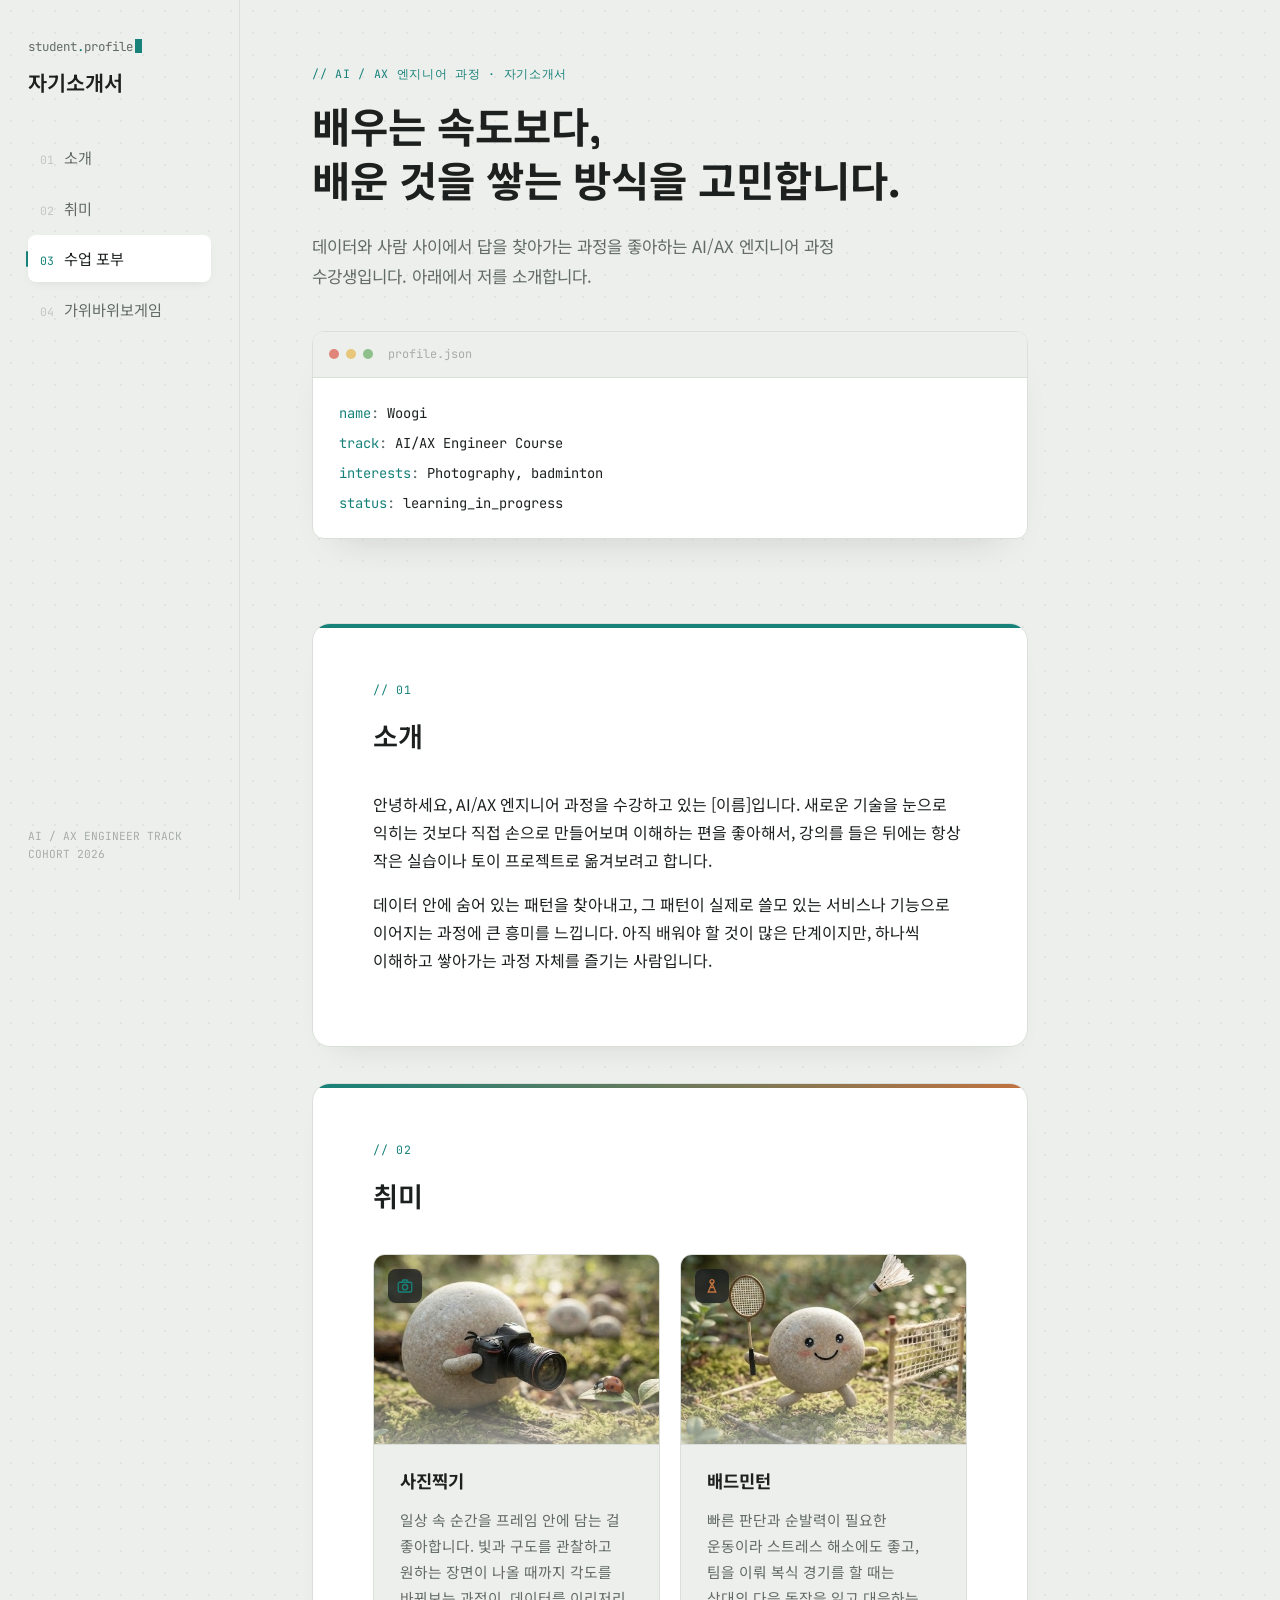
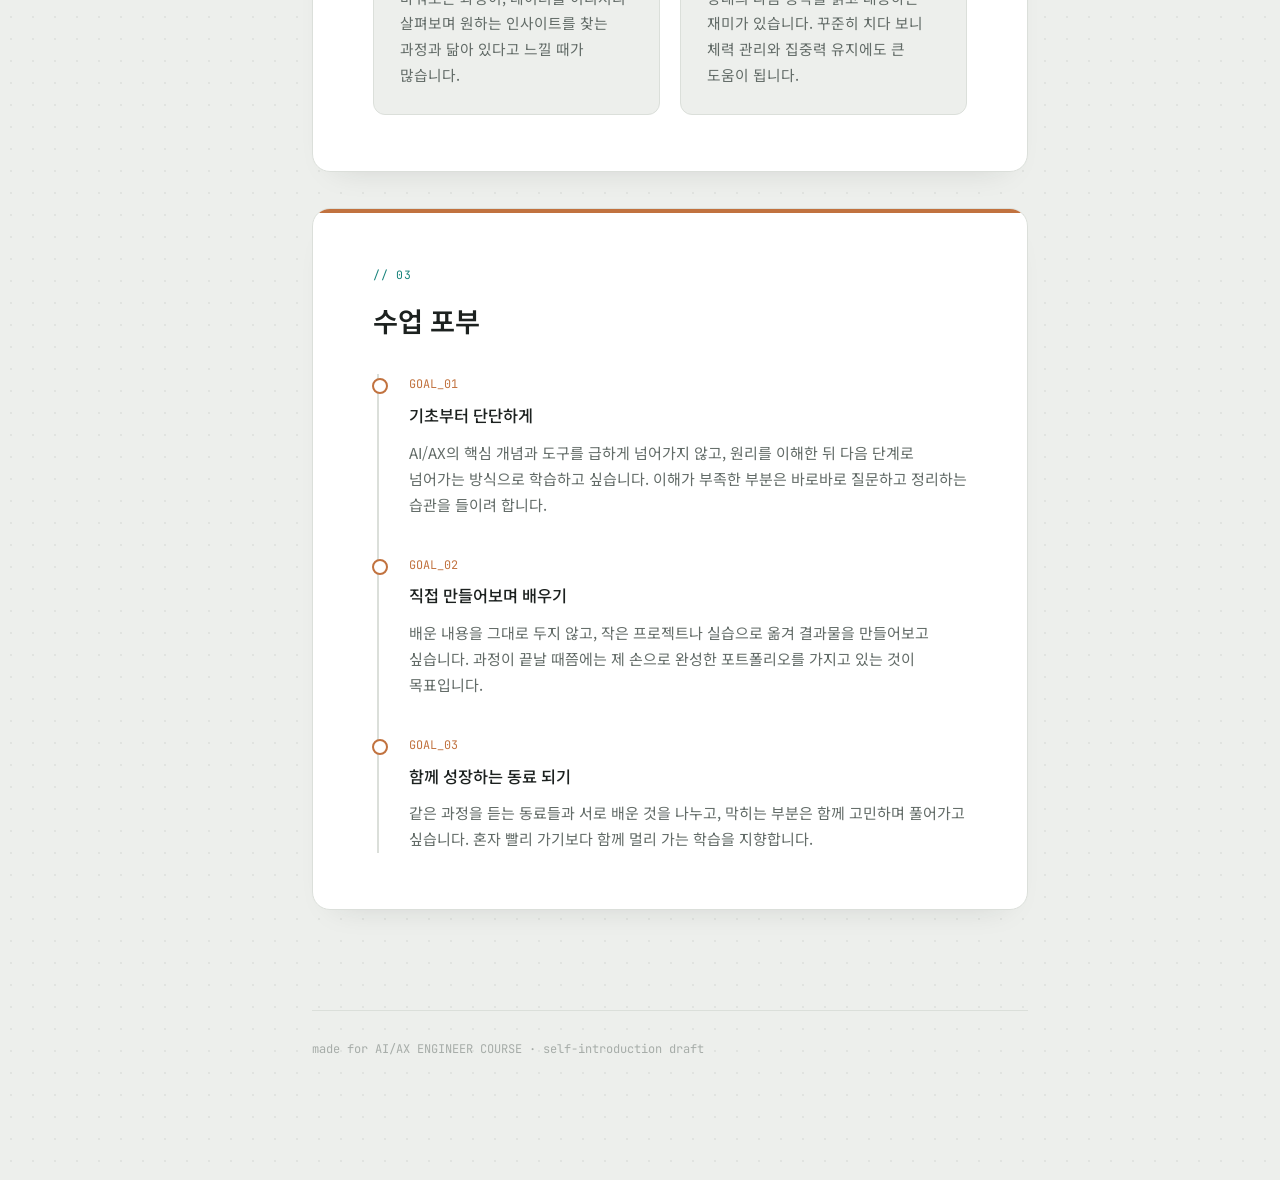
<file: index.html>
<!DOCTYPE html>
<html lang="ko">
<head>
<meta charset="UTF-8">
<meta name="viewport" content="width=device-width, initial-scale=1.0">
<title>자기소개서 · AI/AX 엔지니어 과정</title>
<link rel="preconnect" href="https://fonts.googleapis.com">
<link rel="preconnect" href="https://fonts.gstatic.com" crossorigin>
<link href="https://fonts.googleapis.com/css2?family=Space+Grotesk:wght@400;500;600;700&family=JetBrains+Mono:wght@400;500&family=Noto+Sans+KR:wght@300;400;500;600;700&display=swap" rel="stylesheet">
<style>
  :root{
    --bg: #EDEFEC;
    --surface: #FFFFFF;
    --surface-2: #A7ADA9;
    --line: #DBDFDA;
    --text: #1C211F;
    --text-muted: #626B67;
    --cyan: #16827A;
    --coral: #C1723F;
  }

  *{ box-sizing: border-box; }

  html{ scroll-behavior: smooth; }

  body{
    margin: 0;
    background:
      radial-gradient(circle, rgba(28,33,31,0.06) 1px, transparent 1px) 0 0/22px 22px,
      var(--bg);
    color: var(--text);
    font-family: 'Noto Sans KR', sans-serif;
    font-weight: 400;
    line-height: 1.75;
    word-break: keep-all;
    overflow-wrap: break-word;
  }

  h1,h2,h3, .mono{ font-family: 'Space Grotesk', 'Noto Sans KR', sans-serif; }

  .tag{
    font-family: 'JetBrains Mono', monospace;
    font-size: 0.72rem;
    letter-spacing: 0.06em;
    color: var(--cyan);
  }

  a{ color: inherit; }

  /* ---------- Layout ---------- */
  .shell{
    display: grid;
    grid-template-columns: 240px 1fr;
    min-height: 100vh;
  }

  /* ---------- Sidebar ---------- */
  .sidebar{
    position: sticky;
    top: 0;
    height: 100vh;
    border-right: 1px solid var(--line);
    padding: 36px 28px;
    display: flex;
    flex-direction: column;
    justify-content: space-between;
  }

  .sidebar-top .brand{
    font-family: 'JetBrains Mono', monospace;
    font-size: 0.78rem;
    color: var(--text-muted);
    margin-bottom: 4px;
  }

  .sidebar-top .brand span{ color: var(--cyan); }

  .sidebar-top .name{
    font-size: 1.3rem;
    font-weight: 600;
    margin: 6px 0 34px;
  }

  nav ul{
    list-style: none;
    margin: 0;
    padding: 0;
  }

  nav li{ margin-bottom: 4px; }

  nav a{
    display: flex;
    align-items: baseline;
    gap: 10px;
    text-decoration: none;
    padding: 10px 12px;
    border-radius: 8px;
    color: var(--text-muted);
    font-size: 0.95rem;
    position: relative;
    transition: color .18s ease, background .18s ease, box-shadow .18s ease;
  }

  nav a::before{
    content: "";
    position: absolute;
    left: -2px; top: 50%;
    width: 2px; height: 0;
    background: var(--cyan);
    border-radius: 2px;
    transform: translateY(-50%);
    transition: height .2s ease;
  }

  nav a .idx{
    font-family: 'JetBrains Mono', monospace;
    font-size: 0.72rem;
    color: var(--surface-2);
    opacity: 0.6;
  }

  nav a:hover, nav a.active{
    color: var(--text);
    background: var(--surface);
    box-shadow: 0 4px 12px -6px rgba(28,33,31,0.15);
  }

  nav a.active::before{ height: 16px; }

  nav a:hover .idx, nav a.active .idx{ color: var(--cyan); opacity: 1; }

  .cursor{
    display: inline-block;
    width: 7px;
    height: 14px;
    background: var(--cyan);
    margin-left: 2px;
    animation: blink 1.1s step-end infinite;
    vertical-align: -2px;
  }

  @keyframes blink{ 50%{ opacity: 0; } }

  .sidebar-bottom{
    font-family: 'JetBrains Mono', monospace;
    font-size: 0.7rem;
    color: var(--surface-2);
    line-height: 1.6;
  }

  /* ---------- Main ---------- */
  main{ padding: 64px 72px 120px; max-width: 860px; }

  header.hero{ margin-bottom: 84px; }

  header.hero .tag{ display: block; margin-bottom: 18px; }

  header.hero h1{
    font-size: 2.6rem;
    font-weight: 700;
    line-height: 1.3;
    margin: 0 0 22px;
  }

  header.hero p.lede{
    color: var(--text-muted);
    font-size: 1.05rem;
    max-width: 560px;
    margin: 0;
  }

  /* config-style profile card, styled as a terminal window */
  .profile-card{
    margin-top: 40px;
    background: var(--surface);
    border: 1px solid var(--line);
    border-radius: 12px;
    overflow: hidden;
    box-shadow: 0 20px 40px -28px rgba(28,33,31,0.22);
    font-family: 'JetBrains Mono', monospace;
    font-size: 0.86rem;
    color: var(--text-muted);
  }

  .profile-card .titlebar{
    display: flex;
    align-items: center;
    gap: 7px;
    padding: 12px 16px;
    background: var(--bg);
    border-bottom: 1px solid var(--line);
  }

  .profile-card .titlebar .dot{
    width: 10px; height: 10px;
    border-radius: 50%;
    background: var(--line);
    flex: none;
  }

  .profile-card .titlebar .dot:nth-child(1){ background: #E0857A; }
  .profile-card .titlebar .dot:nth-child(2){ background: #E8C77A; }
  .profile-card .titlebar .dot:nth-child(3){ background: #8FBF8A; }

  .profile-card .titlebar .filename{
    margin-left: 8px;
    font-size: 0.74rem;
    color: var(--surface-2);
    white-space: nowrap;
    word-break: normal;
    overflow-wrap: normal;
  }

  .profile-card .body{ padding: 20px 26px; }

  .profile-card .k{ color: var(--cyan); }
  .profile-card .v{ color: var(--text); }
  .profile-card .body div{ padding: 3px 0; }

  section{
    position: relative;
    background: var(--surface);
    border: 1px solid var(--line);
    border-radius: 18px;
    padding: 56px 60px;
    margin-bottom: 36px;
    box-shadow: 0 16px 32px -24px rgba(28,33,31,0.18);
    scroll-margin-top: 32px;
    overflow: hidden;
  }

  section::before{
    content: "";
    position: absolute;
    top: 0; left: 0; right: 0;
    height: 4px;
    background: linear-gradient(90deg, var(--accent1, var(--cyan)), var(--accent2, var(--coral)));
  }

  section#intro{ --accent1: var(--cyan); --accent2: var(--cyan); }
  section#hobby{ --accent1: var(--cyan); --accent2: var(--coral); }
  section#goal{ --accent1: var(--coral); --accent2: var(--coral); }

  section .tag{ display: block; margin-bottom: 14px; }

  section h2{
    font-size: 1.7rem;
    font-weight: 600;
    margin: 0 0 28px;
  }

  section p{
    max-width: 640px;
    color: var(--text);
  }

  section p + p{ margin-top: 16px; }

  /* 취미 cards */
  .hobby-grid{
    display: grid;
    grid-template-columns: 1fr 1fr;
    gap: 20px;
    margin-top: 32px;
  }

  .hobby-card{
    background: var(--bg);
    border: 1px solid var(--line);
    border-radius: 12px;
    padding: 0;
    position: relative;
    overflow: hidden;
    transition: transform .25s ease, box-shadow .25s ease;
  }

  .hobby-card:hover{
    transform: translateY(-4px);
    box-shadow: 0 18px 30px -20px rgba(28,33,31,0.3);
  }

  .hobby-card.photo{ --accent: var(--cyan); }
  .hobby-card.badminton{ --accent: var(--coral); }

  .hobby-media{
    position: relative;
    height: 190px;
    overflow: hidden;
    border-bottom: 1px solid var(--line);
  }

  .hobby-media img{
    width: 100%;
    height: 100%;
    object-fit: cover;
    display: block;
    filter: saturate(0.92);
    transition: transform .5s ease;
  }

  .hobby-card:hover .hobby-media img{ transform: scale(1.04); }

  .hobby-media::after{
    content: "";
    position: absolute;
    inset: 0;
    background: linear-gradient(180deg, transparent 55%, var(--bg) 100%);
    opacity: 0.55;
  }

  .hobby-card .icon-badge{
    position: absolute;
    top: 14px; left: 14px;
    width: 34px; height: 34px;
    border-radius: 8px;
    background: rgba(20,23,28,0.72);
    backdrop-filter: blur(2px);
    display: flex;
    align-items: center;
    justify-content: center;
    z-index: 2;
  }

  .hobby-card .icon-badge svg{ width: 18px; height: 18px; }

  .hobby-body{ padding: 22px 26px 26px; }

  .hobby-card h3{
    font-size: 1.1rem;
    margin: 0 0 10px;
  }

  .hobby-card p{
    font-size: 0.92rem;
    color: var(--text-muted);
    margin: 0;
  }

  /* 수업 포부 - log list */
  .log-list{
    position: relative;
    margin-top: 12px;
    margin-left: 4px;
    padding-left: 30px;
    border-left: 2px solid var(--line);
    display: flex;
    flex-direction: column;
    gap: 36px;
    max-width: 610px;
  }

  .log-item{ position: relative; }

  .log-item::before{
    content: "";
    position: absolute;
    left: -37px;
    top: 4px;
    width: 12px;
    height: 12px;
    border-radius: 50%;
    background: var(--surface);
    border: 2px solid var(--coral);
  }

  .log-item .stamp{
    display: block;
    font-family: 'JetBrains Mono', monospace;
    font-size: 0.74rem;
    color: var(--coral);
    margin-bottom: 8px;
  }

  .log-item h3{
    font-size: 1.02rem;
    margin: 0 0 8px;
    font-weight: 500;
  }

  .log-item p{
    font-size: 0.94rem;
    color: var(--text-muted);
    margin: 0;
  }

  footer{
    margin-top: 100px;
    padding-top: 28px;
    border-top: 1px solid var(--line);
    font-family: 'JetBrains Mono', monospace;
    font-size: 0.75rem;
    color: var(--surface-2);
  }

  /* fade-in on scroll */
  .fade{
    opacity: 0;
    transform: translateY(14px);
    transition: opacity .6s ease, transform .6s ease;
  }
  .fade.in{ opacity: 1; transform: translateY(0); }

  @media (max-width: 860px){
    .shell{ grid-template-columns: 1fr; }
    .sidebar{
      position: relative;
      height: auto;
      flex-direction: row;
      align-items: center;
      justify-content: space-between;
      padding: 18px 20px;
      border-right: none;
      border-bottom: 1px solid var(--line);
    }
    .sidebar-bottom{ display: none; }
    nav ul{ display: flex; gap: 4px; }
    .sidebar-top .name{ display:none; }
    main{ padding: 40px 24px 90px; }
    section{ padding: 34px 26px; border-radius: 14px; }
    .hobby-grid{ grid-template-columns: 1fr; }
    .log-list{ padding-left: 22px; }
    .log-item::before{ left: -29px; }
  }

  @media (prefers-reduced-motion: reduce){
    html{ scroll-behavior: auto; }
    .fade{ opacity: 1; transform: none; transition: none; }
    .cursor{ animation: none; }
  }
</style>
</head>
<body>

<div class="shell">

  <aside class="sidebar">
    <div class="sidebar-top">
      <div class="brand">student<span>.</span>profile<span class="cursor"></span></div>
      <div class="name">자기소개서</div>
      <nav>
        <ul>
          <li><a href="#intro" class="nav-link"><span class="idx">01</span>소개</a></li>
          <li><a href="#hobby" class="nav-link"><span class="idx">02</span>취미</a></li>
          <li><a href="#goal" class="nav-link"><span class="idx">03</span>수업 포부</a></li>
          <li><a href="./rock-paper-scissors-game" class="nav-link"><span class="idx">04</span>가위바위보게임</a></li>
        </ul>
      </nav>
    </div>
    <div class="sidebar-bottom">
      AI / AX ENGINEER TRACK<br>
      COHORT 2026
    </div>
  </aside>

  <main>

    <header class="hero fade">
      <span class="tag">// AI / AX 엔지니어 과정 · 자기소개서</span>
      <h1>배우는 속도보다,<br>배운 것을 쌓는 방식을 고민합니다.</h1>
      <p class="lede">
        데이터와 사람 사이에서 답을 찾아가는 과정을 좋아하는 AI/AX 엔지니어 과정 수강생입니다.
        아래에서 저를 소개합니다.
      </p>

      <div class="profile-card">
        <div class="titlebar">
          <span class="dot"></span><span class="dot"></span><span class="dot"></span>
          <span class="filename">profile.json</span>
        </div>
        <div class="body">
          <div><span class="k">name</span>: <span class="v">Woogi</span></div>
          <div><span class="k">track</span>: <span class="v">AI/AX Engineer Course</span></div>
          <div><span class="k">interests</span>: <span class="v">Photography, badminton</span></div>
          <div><span class="k">status</span>: <span class="v">learning_in_progress</span></div>
        </div>
      </div>
    </header>

    <section id="intro" class="fade">
      <span class="tag">// 01</span>
      <h2>소개</h2>
      <p>
        안녕하세요, AI/AX 엔지니어 과정을 수강하고 있는 [이름]입니다.
        새로운 기술을 눈으로 익히는 것보다 직접 손으로 만들어보며 이해하는 편을 좋아해서,
        강의를 들은 뒤에는 항상 작은 실습이나 토이 프로젝트로 옮겨보려고 합니다.
      </p>
      <p>
        데이터 안에 숨어 있는 패턴을 찾아내고, 그 패턴이 실제로 쓸모 있는 서비스나 기능으로
        이어지는 과정에 큰 흥미를 느낍니다. 아직 배워야 할 것이 많은 단계이지만,
        하나씩 이해하고 쌓아가는 과정 자체를 즐기는 사람입니다.
      </p>
    </section>

    <section id="hobby" class="fade">
      <span class="tag">// 02</span>
      <h2>취미</h2>

      <div class="hobby-grid">
        <div class="hobby-card photo">
          <div class="hobby-media">
            <div class="icon-badge">
              <svg viewBox="0 0 24 24" fill="none" stroke="var(--cyan)" stroke-width="1.8">
                <rect x="3" y="7" width="18" height="13" rx="2"/>
                <path d="M8 7l1.5-3h5L16 7"/>
                <circle cx="12" cy="13.5" r="3.5"/>
              </svg>
            </div>
            <img src="images/happy2.jpg.png" alt="사진찍기 취미를 표현한 이미지">
          </div>
          <div class="hobby-body">
            <h3>사진찍기</h3>
            <p>
              일상 속 순간을 프레임 안에 담는 걸 좋아합니다. 빛과 구도를 관찰하고
              원하는 장면이 나올 때까지 각도를 바꿔보는 과정이, 데이터를 이리저리
              살펴보며 원하는 인사이트를 찾는 과정과 닮아 있다고 느낄 때가 많습니다.
            </p>
          </div>
        </div>

        <div class="hobby-card badminton">
          <div class="hobby-media">
            <div class="icon-badge">
              <svg viewBox="0 0 24 24" fill="none" stroke="var(--coral)" stroke-width="1.8">
                <circle cx="12" cy="6" r="2.6"/>
                <path d="M12 8.6l-5 11.4h10z"/>
                <path d="M9 14h6"/>
              </svg>
            </div>
            <img src="images/happy1.jpg.png" alt="배드민턴 취미를 표현한 이미지">
          </div>
          <div class="hobby-body">
            <h3>배드민턴</h3>
            <p>
              빠른 판단과 순발력이 필요한 운동이라 스트레스 해소에도 좋고,
              팀을 이뤄 복식 경기를 할 때는 상대의 다음 동작을 읽고 대응하는 재미가
              있습니다. 꾸준히 치다 보니 체력 관리와 집중력 유지에도 큰 도움이 됩니다.
            </p>
          </div>
        </div>
      </div>
    </section>

    <section id="goal" class="fade">
      <span class="tag">// 03</span>
      <h2>수업 포부</h2>

      <div class="log-list">
        <div class="log-item">
          <div class="stamp">GOAL_01</div>
          <div>
            <h3>기초부터 단단하게</h3>
            <p>
              AI/AX의 핵심 개념과 도구를 급하게 넘어가지 않고, 원리를 이해한 뒤
              다음 단계로 넘어가는 방식으로 학습하고 싶습니다. 이해가 부족한 부분은
              바로바로 질문하고 정리하는 습관을 들이려 합니다.
            </p>
          </div>
        </div>

        <div class="log-item">
          <div class="stamp">GOAL_02</div>
          <div>
            <h3>직접 만들어보며 배우기</h3>
            <p>
              배운 내용을 그대로 두지 않고, 작은 프로젝트나 실습으로 옮겨 결과물을
              만들어보고 싶습니다. 과정이 끝날 때쯤에는 제 손으로 완성한 포트폴리오를
              가지고 있는 것이 목표입니다.
            </p>
          </div>
        </div>

        <div class="log-item">
          <div class="stamp">GOAL_03</div>
          <div>
            <h3>함께 성장하는 동료 되기</h3>
            <p>
              같은 과정을 듣는 동료들과 서로 배운 것을 나누고, 막히는 부분은 함께
              고민하며 풀어가고 싶습니다. 혼자 빨리 가기보다 함께 멀리 가는 학습을
              지향합니다.
            </p>
          </div>
        </div>
      </div>
    </section>

    <footer>
      made for AI/AX ENGINEER COURSE · self-introduction draft
    </footer>

  </main>

</div>

<script>
  // 스크롤에 따른 사이드바 active 상태 + 섹션 fade-in
  const links = document.querySelectorAll('.nav-link');
  const sections = document.querySelectorAll('section[id]');

  const setActive = (id) => {
    links.forEach(l => l.classList.toggle('active', l.getAttribute('href') === '#' + id));
  };

  const io = new IntersectionObserver((entries) => {
    entries.forEach(entry => {
      if (entry.isIntersecting) {
        setActive(entry.target.id);
      }
    });
  }, { rootMargin: '-40% 0px -50% 0px', threshold: 0 });

  sections.forEach(s => io.observe(s));

  const fadeEls = document.querySelectorAll('.fade');
  const fadeIo = new IntersectionObserver((entries) => {
    entries.forEach(entry => {
      if (entry.isIntersecting) {
        entry.target.classList.add('in');
        fadeIo.unobserve(entry.target);
      }
    });
  }, { threshold: 0.15 });

  fadeEls.forEach(el => fadeIo.observe(el));

  setActive('intro');
</script>

</body>
</html>
</file>
